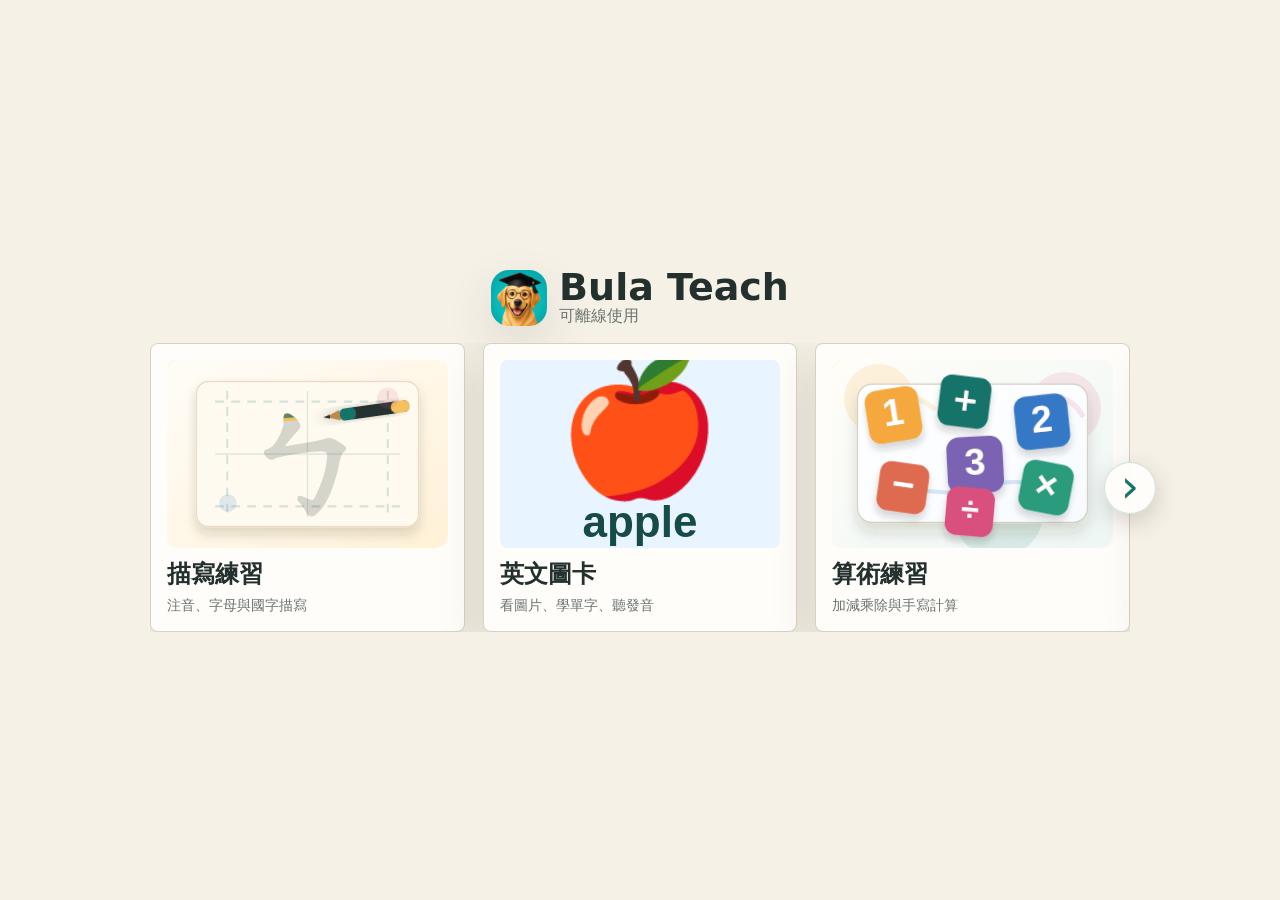
<file: index.html>
<!doctype html>
<html lang="zh-Hant">
  <head>
    <meta charset="UTF-8" />
    <meta name="viewport" content="width=device-width, initial-scale=1, viewport-fit=cover" />
    <meta name="theme-color" content="#f7f3ea" />
    <meta name="apple-mobile-web-app-capable" content="yes" />
    <meta name="apple-mobile-web-app-title" content="Bula Teach" />
    <title>Bula Teach</title>
    <link rel="manifest" href="./manifest.webmanifest" />
    <link rel="apple-touch-icon" href="./apple-touch-icon.png" />
    <link rel="stylesheet" href="./styles.css" />
  </head>
  <body>
    <main class="home-screen" id="homeScreen">
      <section class="home-hero">
        <div class="brand home-brand">
          <img class="home-icon" src="./app-icon.png" alt="" />
          <div>
            <h1>Bula Teach</h1>
            <p id="offlineStatus">準備中</p>
          </div>
        </div>
        <div class="launcher-carousel">
          <button class="carousel-button carousel-button-prev" type="button" aria-label="顯示上一個功能" disabled>‹</button>
          <div class="launcher-grid" aria-label="功能選單" tabindex="0">
          <a class="launcher-card" href="./copybook/">
            <span class="launcher-visual image-visual"><img src="./assets/menu-copybook.svg" alt="" /></span>
            <span class="launcher-copy">
              <strong>描寫練習</strong>
              <small>注音、字母與國字描寫</small>
            </span>
          </a>
          <a class="launcher-card flashcard-launcher" href="./flashcards/">
            <span class="launcher-visual flashcard-visual" aria-hidden="true"><span>🍎</span><b>apple</b></span>
            <span class="launcher-copy"><strong>英文圖卡</strong><small>看圖片、學單字、聽發音</small></span>
          </a>
          <a class="launcher-card" href="./math/">
            <span class="launcher-visual image-visual"><img src="./assets/menu-math.svg" alt="" /></span>
            <span class="launcher-copy">
              <strong>算術練習</strong>
              <small>加減乘除與手寫計算</small>
            </span>
          </a>
          <a class="launcher-card game-launcher" href="./games/">
            <span class="launcher-visual image-visual"><img src="./assets/menu-games.svg" alt="" /></span>
            <span class="launcher-copy"><strong>數字探險島</strong><small>益智闖關、圖形規律與數學冒險</small></span>
          </a>
          <a class="launcher-card thinking-launcher" href="./thinking/">
            <span class="launcher-visual thinking-visual" aria-hidden="true">💡</span>
            <span class="launcher-copy"><strong>思考小教室</strong><small>隨機文字題、閱讀理解與邏輯推理</small></span>
          </a>
          </div>
          <button class="carousel-button carousel-button-next" type="button" aria-label="顯示下一個功能">›</button>
        </div>
      </section>
    </main>

    <script src="./home.js"></script>
  </body>
</html>
</file>
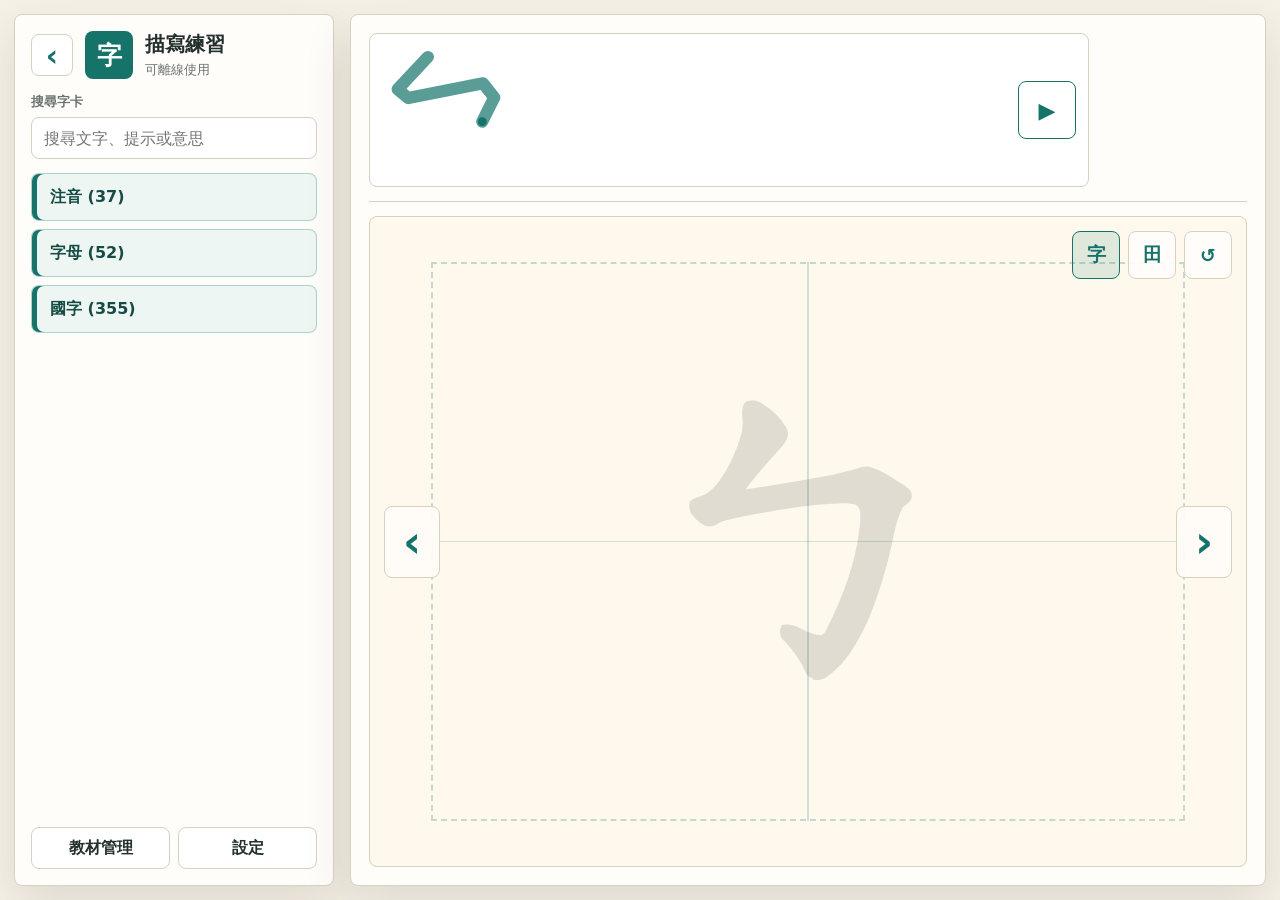
<file: copybook/index.html>
<!doctype html>
<html lang="zh-Hant">
  <head>
    <meta charset="UTF-8" />
    <meta name="viewport" content="width=device-width, initial-scale=1, viewport-fit=cover" />
    <meta name="theme-color" content="#f7f3ea" />
    <meta name="apple-mobile-web-app-capable" content="yes" />
    <meta name="apple-mobile-web-app-title" content="Bula Teach" />
    <title>描寫練習 - Bula Teach</title>
    <link rel="manifest" href="../manifest.webmanifest" />
    <link rel="apple-touch-icon" href="../apple-touch-icon.png" />
    <link rel="stylesheet" href="./copybook.css?v=59" />
  </head>
  <body>
    <main class="app-shell" id="traceApp">
      <aside class="sidebar" aria-label="字卡分類">
        <div class="brand sidebar-brand">
          <a class="back-button" href="../" aria-label="返回主選單">‹</a>
          <span class="brand-mark">字</span>
          <div>
            <h1>描寫練習</h1>
            <p id="offlineStatus">選擇字卡開始描紅</p>
          </div>
        </div>

        <div class="search-box">
          <label for="searchInput">搜尋字卡</label>
          <input id="searchInput" type="search" placeholder="搜尋文字、提示或意思" />
        </div>

        <nav class="category-list" id="categoryList" aria-label="字卡列表"></nav>

        <div class="sidebar-actions">
          <button class="secondary-button" id="manageButton" type="button">教材管理</button>
          <button class="secondary-button" id="settingsButton" type="button">設定</button>
        </div>
      </aside>

      <section class="workspace" aria-label="描寫練習">
        <header class="card-info">
          <div class="info-card">
            <div class="info-main">
              <h2 id="itemTitle">ㄅ</h2>
            </div>
            <div class="info-detail">
              <strong id="hintText">ㄅ</strong>
              <span id="meaningText">教育部注音發音</span>
            </div>
            <button class="play-button" id="speakButton" type="button" aria-label="播放發音">▶</button>
          </div>
        </header>

        <div class="trace-stage" id="traceStage">
          <div class="guide-lines" aria-hidden="true"></div>
          <div class="trace-text" id="traceText" aria-hidden="true">ㄅ</div>
          <canvas id="traceCanvas" aria-label="描寫區"></canvas>
          <button class="float-nav left" id="prevButton" type="button" aria-label="上一張">‹</button>
          <button class="float-nav right" id="nextButton" type="button" aria-label="下一張">›</button>
          <div class="float-tools" aria-label="描寫工具">
            <button class="float-tool" id="templateButton" type="button" aria-label="顯示或隱藏底稿" title="顯示或隱藏底稿">字</button>
            <button class="float-tool" id="gridButton" type="button" aria-label="切換格線密度" title="切換格線密度">田</button>
            <button class="float-tool" id="clearButton" type="button" aria-label="清除筆跡" title="清除筆跡">↺</button>
          </div>
        </div>
      </section>
    </main>

    <dialog class="modal" id="manageDialog">
      <div class="modal-head">
        <h2 id="formTitle">新增字卡</h2>
        <button class="icon-close" id="closeManageButton" type="button" aria-label="關閉">×</button>
      </div>
      <form class="lesson-form" id="lessonForm" autocomplete="off">
        <label class="field-row" for="customText">
          <span>描紅文字</span>
          <input id="customText" name="customText" type="text" maxlength="18" placeholder="字、注音或英文" required />
        </label>
        <div class="field-grid">
          <label for="customCategory">
            <span>分類</span>
            <select id="customCategory" name="customCategory">
              <option value="hanzi">國字</option>
            </select>
          </label>
          <label for="customHint">
            <span id="customHintLabel">注音</span>
            <input id="customHint" name="customHint" type="text" maxlength="40" placeholder="例如 ㄨㄛˇ" />
          </label>
        </div>
        <div class="field-grid">
          <label class="hanzi-extra-field" for="customPinyin">
            <span>羅馬拼音</span>
            <input id="customPinyin" name="customPinyin" type="text" maxlength="40" placeholder="例如 wǒ" />
          </label>
          <label for="customMeaning">
            <span id="customMeaningLabel">意思</span>
            <input id="customMeaning" name="customMeaning" type="text" maxlength="40" placeholder="意思" />
          </label>
          <label for="customSpeak">
            <span>發音文字</span>
            <input id="customSpeak" name="customSpeak" type="text" maxlength="40" placeholder="留空使用描紅文字" />
          </label>
        </div>
        <div class="form-actions">
          <button class="primary-button" id="saveLessonButton" type="submit">新增</button>
          <button class="secondary-button is-hidden" id="cancelEditButton" type="button">取消編輯</button>
        </div>
      </form>
      <section class="backup-panel" aria-label="教材備份">
        <div>
          <strong>教材備份</strong>
          <p id="backupStatus">本機教材尚未匯出</p>
        </div>
        <div class="backup-actions">
          <button class="secondary-button" id="exportButton" type="button">匯出</button>
          <button class="secondary-button" id="importButton" type="button">匯入</button>
          <button class="secondary-button" id="resetDefaultsButton" type="button">載入預設</button>
          <input class="is-hidden" id="importFileInput" type="file" accept="application/json,.json" />
        </div>
      </section>
      <p class="modal-note">注音與字母為固定教材；這裡只管理國字。英文單字請到首頁的「英文圖卡」。</p>
      <div class="custom-list" id="customList" aria-label="可編輯字卡"></div>
    </dialog>

    <dialog class="modal small" id="settingsDialog">
      <div class="modal-head">
        <h2>設定</h2>
        <button class="icon-close" id="closeSettingsButton" type="button" aria-label="關閉">×</button>
      </div>
      <label class="switch-row">
        <span>
          <strong>切換字卡自動播放</strong>
          <small>點選字卡或按左右箭頭時自動念一次</small>
        </span>
        <input id="autoPlayToggle" type="checkbox" />
      </label>
    </dialog>

    <script src="../assets/vendor/hanzi-writer-3.7.2.min.js"></script>
    <script src="./lessons/bopomofo.js?v=59"></script>
    <script src="./lessons/letters.js?v=59"></script>
    <script src="./lessons/hanzi.js?v=59"></script>
    <script src="./lessons/words.js?v=60"></script>
    <script src="./copybook.js?v=60" type="module"></script>
  </body>
</html>
</file>
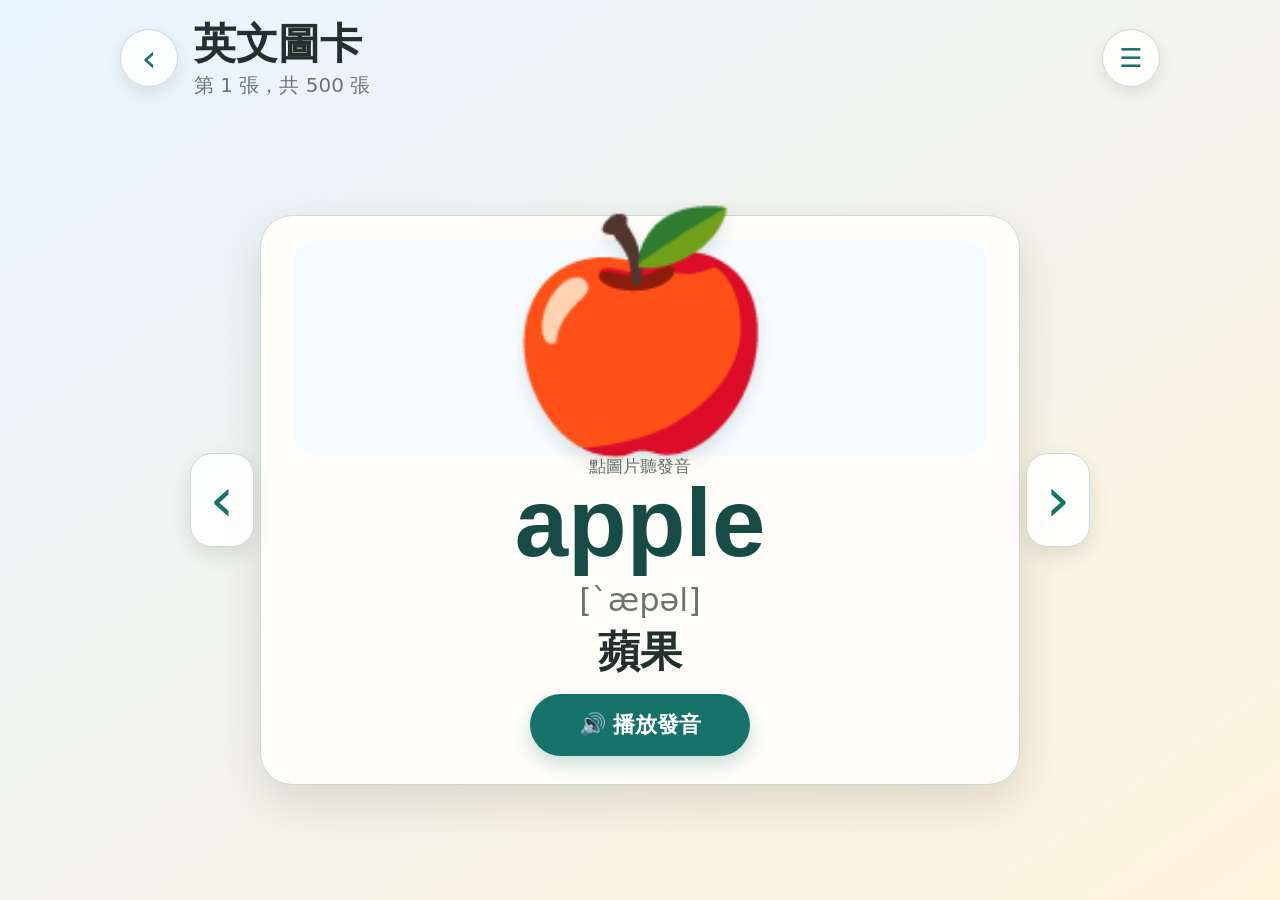
<file: flashcards/index.html>
<!doctype html>
<html lang="zh-Hant"><head><meta charset="UTF-8"><meta name="viewport" content="width=device-width,initial-scale=1,viewport-fit=cover"><meta name="theme-color" content="#e8f4ff"><meta name="apple-mobile-web-app-capable" content="yes"><title>英文圖卡 - Bula Teach</title><link rel="manifest" href="../manifest.webmanifest"><link rel="apple-touch-icon" href="../apple-touch-icon.png"><link rel="stylesheet" href="./flashcards.css?v=2"></head>
<body><main class="app"><header><a class="round" href="../" aria-label="返回主選單">‹</a><div><h1>英文圖卡</h1><p id="count">看圖片，聽聽看</p></div><button class="round menu" id="menu" aria-label="選擇單字">☰</button></header><section class="stage" aria-live="polite"><button class="nav prev" id="prev" aria-label="上一張">‹</button><article class="card"><button class="picture-button" id="pictureButton" aria-label="播放發音"><span class="picture" id="picture">🍎</span><small>點圖片聽發音</small></button><div class="copy"><h2 id="word">apple</h2><p class="phonetic" id="phonetic">[ˋæpəl]</p><p class="meaning" id="meaning">蘋果</p></div><button class="speak" id="speak"><span aria-hidden="true">🔊</span> 播放發音</button></article><button class="nav next" id="next" aria-label="下一張">›</button></section></main>
<dialog id="dialog"><div class="dialog-head"><div><h2>選擇單字</h2><p>點一張圖卡開始學習</p></div><button class="round" id="close" aria-label="關閉">×</button></div><label>搜尋<input id="search" type="search" placeholder="英文或中文"></label><div class="grid" id="grid"></div></dialog><script src="../copybook/lessons/words.js?v=60"></script><script src="./flashcards.js?v=2"></script></body></html>
</file>
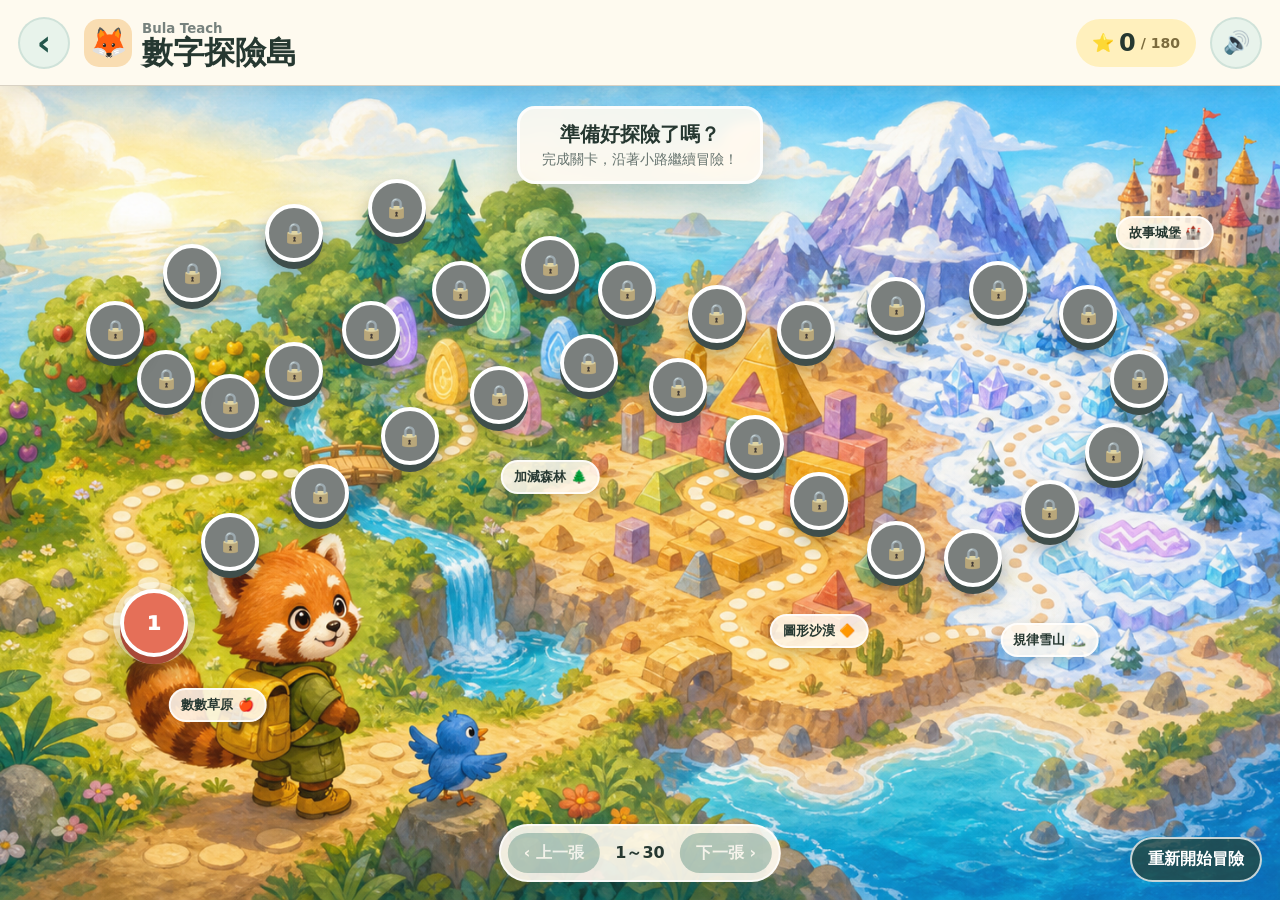
<file: games/index.html>
<!doctype html><html lang="zh-Hant"><head><meta charset="UTF-8"><meta name="viewport" content="width=device-width,initial-scale=1,viewport-fit=cover"><meta name="theme-color" content="#39796a"><meta name="apple-mobile-web-app-capable" content="yes"><title>數字探險島 - Bula Teach</title><link rel="manifest" href="../manifest.webmanifest"><link rel="apple-touch-icon" href="../apple-touch-icon.png"><link rel="stylesheet" href="./games.css"></head>
<body><main class="game-shell"><header class="topbar"><a class="round-button" href="../" aria-label="返回主選單">‹</a><div class="title-lockup"><span class="mascot">🦊</span><div><small>Bula Teach</small><h1>數字探險島</h1></div></div><div class="score-pill" aria-label="獲得的星星"><span>⭐</span><strong id="totalStars">0</strong><span>/ <span id="maxStars">180</span></span></div><button class="round-button sound-button" id="soundButton" type="button" aria-label="關閉音效">🔊</button></header>
<section class="map-screen" id="mapScreen" aria-label="探險地圖"><div class="map-welcome"><strong>準備好探險了嗎？</strong><span>完成關卡，沿著小路繼續冒險！</span></div><div class="level-path" id="levelPath"></div><nav class="map-pagination" aria-label="地圖頁面"><button id="prevMapPage" type="button">‹ 上一張</button><strong id="mapPageLabel">1～30</strong><button id="nextMapPage" type="button">下一張 ›</button></nav><button class="reset-button" id="resetButton" type="button">重新開始冒險</button></section>
<section class="play-screen is-hidden" id="playScreen" aria-live="polite"><div class="play-card"><div class="play-head"><button class="map-button" id="mapButton" type="button">‹ 回地圖</button><div class="level-heading"><span id="worldBadge"></span><strong id="levelTitle"></strong></div><div class="progress-dots" id="progressDots" aria-label="題目進度"></div></div><div class="question-area"><div class="scene-art" id="sceneArt" aria-hidden="true"></div><p class="question-label" id="questionLabel"></p><div class="question-visual" id="questionVisual"></div><div class="answer-grid" id="answerGrid"></div><p class="helper-text" id="helperText">選出正確答案</p></div><div class="play-actions"><button class="soft-button" id="hintButton" type="button">💡 提示</button><span>連續答對 <strong id="streakCount">0</strong> 題</span></div></div></section></main>
<dialog class="result-dialog" id="resultDialog"><div class="result-burst" aria-hidden="true">🎉</div><p class="eyebrow">關卡完成</p><h2 id="resultTitle"></h2><div class="result-stars" id="resultStars" aria-label="本關星等"></div><p id="resultMessage"></p><div class="result-actions"><button class="soft-button" id="retryButton" type="button">再玩一次</button><button class="primary-button" id="nextButton" type="button">下一關</button></div></dialog><script src="./games.js"></script></body></html>
</file>
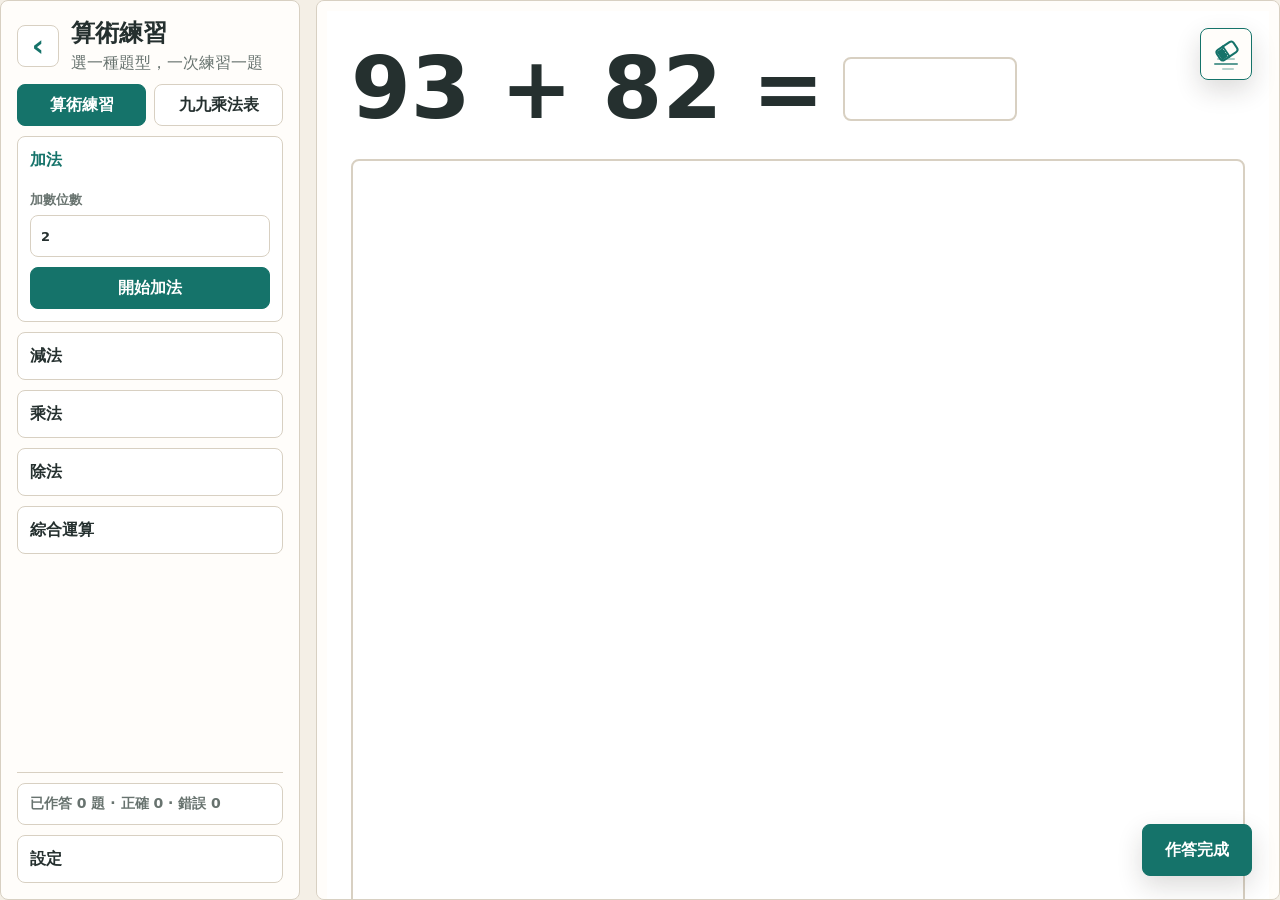
<file: math/index.html>
<!doctype html>
<html lang="zh-Hant">
  <head>
    <meta charset="UTF-8" />
    <meta name="viewport" content="width=device-width, initial-scale=1" />
    <title>算術練習</title>
    <link rel="stylesheet" href="./math.css" />
  </head>
  <body>
    <main class="app">
      <aside class="controls" aria-label="題型設定">
        <div class="brand with-back">
          <a class="back-link" href="../" aria-label="返回主選單">‹</a>
          <div>
            <h1>算術練習</h1>
            <p>選一種題型，一次練習一題</p>
          </div>
        </div>

        <nav class="math-tabs" aria-label="數學分頁">
          <button class="math-tab is-active" type="button" data-view="practice">算術練習</button>
          <button class="math-tab" type="button" data-view="table">九九乘法表</button>
        </nav>

        <div class="practice-controls" id="practiceControls">
          <section class="mode is-open" data-mode="add">
            <button class="mode-head" type="button">加法</button>
            <div class="mode-body">
              <label>加數位數 <input id="addDigits" type="number" min="1" max="4" value="2" /></label>
              <button class="generate-mode" type="button" data-generate="add">開始加法</button>
            </div>
          </section>

          <section class="mode" data-mode="sub">
            <button class="mode-head" type="button">減法</button>
            <div class="mode-body">
              <label>數字位數 <input id="subDigits" type="number" min="1" max="4" value="2" /></label>
              <button class="generate-mode" type="button" data-generate="sub">開始減法</button>
            </div>
          </section>

          <section class="mode" data-mode="mul">
            <button class="mode-head" type="button">乘法</button>
            <div class="mode-body split">
              <label>第一個數 <input id="mulLeftDigits" type="number" min="1" max="3" value="2" /></label>
              <label>第二個數 <input id="mulRightDigits" type="number" min="1" max="3" value="1" /></label>
              <button class="generate-mode" type="button" data-generate="mul">開始乘法</button>
            </div>
          </section>

          <section class="mode" data-mode="div">
            <button class="mode-head" type="button">除法</button>
            <div class="mode-body split">
              <label>商的位數 <input id="divQuotientDigits" type="number" min="1" max="3" value="2" /></label>
              <label>除數位數 <input id="divisorDigits" type="number" min="1" max="2" value="1" /></label>
              <button class="generate-mode" type="button" data-generate="div">開始除法</button>
            </div>
          </section>

          <section class="mode" data-mode="mixed">
            <button class="mode-head" type="button">綜合運算</button>
            <div class="mode-body split">
              <label>數字位數 <input id="mixedDigits" type="number" min="1" max="3" value="1" /></label>
              <label>運算長度 <input id="mixedTerms" type="number" min="3" max="6" value="4" /></label>
              <button class="generate-mode" type="button" data-generate="mixed">開始綜合</button>
            </div>
          </section>
        </div>

        <div class="table-controls is-hidden" id="tableControls">
          <p class="table-note">在右側點左列和上排的數字，中間會顯示乘積。</p>
        </div>

        <div class="sidebar-bottom" id="practiceBottom">
          <div class="stats" id="statsBox"></div>
          <section class="settings-box">
            <button class="mode-head" id="settingsToggle" type="button">設定</button>
            <div class="settings-body" id="settingsBody">
              <button class="secondary-action" id="clearStatsButton" type="button">清除統計</button>
            </div>
          </section>
        </div>
      </aside>

      <section class="preview-shell" aria-label="試卷預覽">
        <div class="paper practice-view" id="paper">
          <div class="math-workspace" id="mathWorkspace">
            <canvas class="paper-canvas" id="paperCanvas" aria-label="手寫計算區"></canvas>
            <div class="eraser-cursor" id="eraserCursor" aria-hidden="true"></div>
          </div>
          <div class="single-problem" id="problemArea"></div>
        </div>
        <div class="times-view is-hidden" id="timesView" aria-label="九九乘法表">
          <section class="times-board" aria-label="乘法表互動區">
            <div class="top-factors" id="topFactors" aria-label="上方乘數"></div>
            <div class="side-factors" id="sideFactors" aria-label="左側乘數"></div>
            <div class="product-display" id="productDisplay" aria-live="polite"></div>
          </section>
        </div>
        <button class="floating erase" id="eraseButton" type="button" aria-label="橡皮擦，長按清除手寫" title="切換橡皮擦，長按清空"><span class="erase-icon" aria-hidden="true"><span class="erase-rubber"></span><span class="erase-lines"></span></span></button>
        <button class="floating finish" id="finishButton" type="button">作答完成</button>
        <div class="result" id="resultBox" aria-live="polite">
          <span id="resultText"></span>
          <button id="nextButton" type="button">下一題</button>
        </div>
      </section>
    </main>

    <script src="./math.js"></script>
  </body>
</html>
</file>
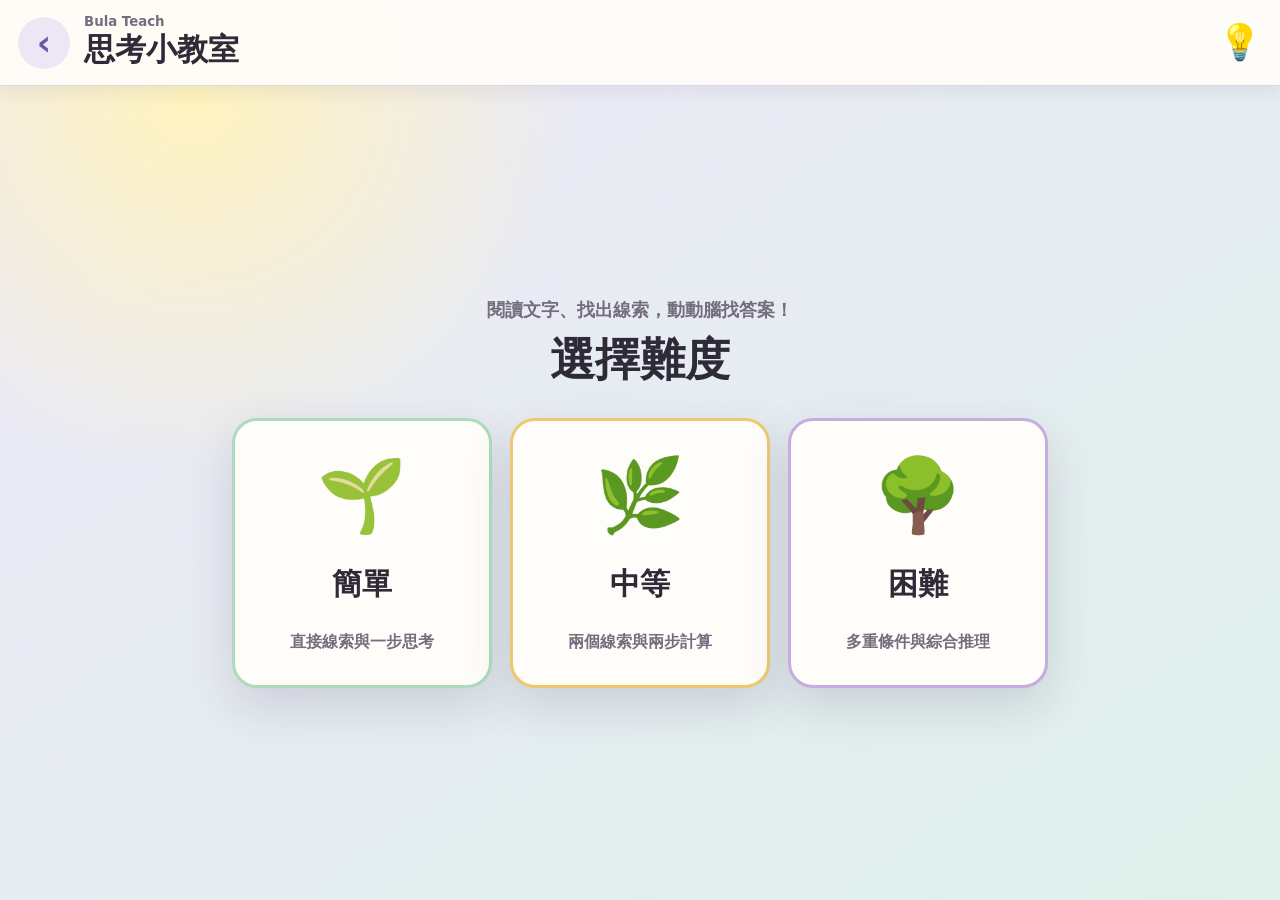
<file: thinking/index.html>
<!doctype html><html lang="zh-Hant"><head><meta charset="UTF-8"><meta name="viewport" content="width=device-width,initial-scale=1,viewport-fit=cover"><meta name="theme-color" content="#7056a3"><meta name="apple-mobile-web-app-capable" content="yes"><title>思考小教室 - Bula Teach</title><link rel="manifest" href="../manifest.webmanifest"><link rel="apple-touch-icon" href="../apple-touch-icon.png"><link rel="stylesheet" href="./thinking.css"></head>
<body><main class="thinking-shell"><header class="topbar"><a class="round-button" href="../" aria-label="返回主選單">‹</a><div><small>Bula Teach</small><h1>思考小教室</h1></div><span class="bulb" aria-hidden="true">💡</span></header>
<section class="difficulty-screen" id="difficultyScreen"><div class="intro"><p>閱讀文字、找出線索，動動腦找答案！</p><h2>選擇難度</h2></div><div class="difficulty-grid"><button class="difficulty-card easy" type="button" data-level="easy"><span>🌱</span><strong>簡單</strong><small>直接線索與一步思考</small></button><button class="difficulty-card medium" type="button" data-level="medium"><span>🌿</span><strong>中等</strong><small>兩個線索與兩步計算</small></button><button class="difficulty-card hard" type="button" data-level="hard"><span>🌳</span><strong>困難</strong><small>多重條件與綜合推理</small></button></div></section>
<section class="question-screen is-hidden" id="questionScreen" aria-live="polite"><article class="question-card"><div class="question-head"><button class="back-button" id="backButton" type="button">‹ 返回難度</button><strong id="difficultyLabel"></strong><button class="speak-button" id="speakButton" type="button" aria-label="朗讀題目">🔊 朗讀</button></div><div class="question-body"><span class="mode-badge" id="modeBadge"></span><p class="passage" id="passage"></p><h2 id="prompt"></h2><div class="answer-grid" id="answerGrid"></div><div class="feedback is-hidden" id="feedback" role="status"><strong id="feedbackTitle"></strong><p id="feedbackText"></p></div></div><div class="question-actions"><button class="next-button is-hidden" id="nextButton" type="button">下一題 ›</button></div></article></section></main><script src="./thinking.js"></script></body></html>
</file>
<file: styles.css>
:root {
  color-scheme: light;
  --bg: #f6f1e7;
  --panel: #fffdfa;
  --ink: #23302e;
  --muted: #6b7471;
  --line: #d8d0c1;
  --accent: #15736a;
  --paper: #fff9ed;
  --shadow: 0 18px 48px rgba(48, 38, 24, 0.12);
}

* { box-sizing: border-box; }
html, body { height: 100%; }
body {
  margin: 0;
  overflow: hidden;
  background: var(--bg);
  color: var(--ink);
  font-family: ui-rounded, system-ui, -apple-system, BlinkMacSystemFont, "Segoe UI", sans-serif;
}

body, body * {
  -webkit-touch-callout: none;
  -webkit-user-select: none;
  user-select: none;
}
body input, body textarea, body select, body [contenteditable="true"] {
  -webkit-touch-callout: default;
  -webkit-user-select: text;
  user-select: text;
}
button, input, select { color: inherit; font: inherit; }
button { cursor: pointer; touch-action: manipulation; }
a { color: inherit; }
h1, p { margin: 0; }
.brand { display: flex; align-items: center; gap: 12px; }

.home-screen {
  min-height: 100dvh;
  padding: max(18px, env(safe-area-inset-top)) max(18px, env(safe-area-inset-right)) max(18px, env(safe-area-inset-bottom)) max(18px, env(safe-area-inset-left));
}
.home-hero {
  display: grid;
  align-content: center;
  gap: 28px;
  min-height: calc(100dvh - 36px);
  max-width: 980px;
  margin: 0 auto;
}
.home-brand {
  justify-content: center;
  text-align: left;
}
.home-icon {
  width: 76px;
  height: 76px;
  border-radius: 18px;
  box-shadow: var(--shadow);
}
.home-brand h1 {
  font-size: clamp(34px, 6vw, 58px);
  line-height: 1;
}
.home-brand p {
  color: var(--muted);
  font-size: 16px;
}
.launcher-carousel {
  position: relative;
}
.launcher-grid {
  display: grid;
  grid-auto-flow: column;
  grid-auto-columns: calc((100% - 36px) / 3);
  gap: 18px;
  overflow-x: auto;
  scroll-behavior: smooth;
  scroll-snap-type: x mandatory;
  scrollbar-width: none;
  overscroll-behavior-x: contain;
}
.launcher-grid::-webkit-scrollbar { display: none; }
.carousel-button {
  position: absolute;
  z-index: 2;
  top: 50%;
  width: 52px;
  height: 52px;
  padding: 0 0 5px;
  border: 1px solid rgba(21, 115, 106, 0.2);
  border-radius: 50%;
  background: rgba(255, 253, 250, 0.94);
  color: var(--accent);
  font-size: 46px;
  line-height: 1;
  box-shadow: 0 8px 24px rgba(48, 38, 24, 0.2);
  transform: translateY(-50%);
}
.carousel-button-prev { left: -26px; }
.carousel-button-next { right: -26px; }
.carousel-button:disabled { opacity: 0; pointer-events: none; }
.carousel-button:focus-visible { outline: 4px solid rgba(21, 115, 106, 0.25); outline-offset: 3px; }
.launcher-card.game-launcher .launcher-visual { background: #dff0dc; }
.launcher-card.thinking-launcher .launcher-visual { background: #fff0bd; }
.launcher-card.flashcard-launcher .launcher-visual { background: #e8f4ff; }
.flashcard-visual { gap: 4px; color: #174b45; }
.flashcard-visual span { font-size: clamp(80px, 11vw, 132px); line-height: 1; }
.flashcard-visual b { font-family: Arial, Helvetica, sans-serif; font-size: clamp(28px, 4vw, 44px); }
.thinking-visual { font-size: clamp(84px, 12vw, 150px); }
.launcher-card {
  display: grid;
  grid-template-rows: minmax(190px, 1fr) auto;
  gap: 18px;
  min-height: 330px;
  padding: 22px;
  border: 1px solid var(--line);
  border-radius: 8px;
  background: var(--panel);
  color: var(--ink);
  text-align: left;
  text-decoration: none;
  box-shadow: var(--shadow);
  scroll-snap-align: start;
}
.launcher-visual {
  position: relative;
  display: grid;
  place-items: center;
  overflow: hidden;
  border-radius: 8px;
  background: var(--paper);
}
.image-visual img {
  display: block;
  width: 100%;
  height: 100%;
  object-fit: cover;
}
.launcher-copy {
  display: grid;
  gap: 7px;
}
.launcher-copy strong {
  font-size: 28px;
}
.launcher-copy small {
  color: var(--muted);
  font-size: 16px;
}

.is-hidden { display: none !important; }

@media (min-width: 600px) and (max-width: 860px) {
  .home-hero { max-width: calc(100vw - 72px); }
}

@media (min-width: 600px) and (max-height: 900px) {
  .home-hero { gap: 16px; }
  .home-icon { width: 56px; height: 56px; }
  .home-brand h1 { font-size: 38px; }
  .launcher-card {
    grid-template-rows: minmax(110px, 1fr) auto;
    gap: 10px;
    min-height: 250px;
    padding: 16px;
  }
  .launcher-copy strong { font-size: 24px; }
  .launcher-copy small { font-size: 14px; }
}

@media (max-width: 599px) {
  .launcher-grid { grid-auto-columns: 100%; }
  .launcher-card { min-height: 270px; }
}
</file>
<file: copybook/copybook.css>
:root {
  color-scheme: light;
  --bg: #f6f1e7;
  --panel: #fffdfa;
  --ink: #23302e;
  --muted: #6b7471;
  --line: #d8d0c1;
  --accent: #15736a;
  --paper: #fff9ed;
  --shadow: 0 18px 48px rgba(48, 38, 24, 0.12);
}

* { box-sizing: border-box; }
html, body { height: 100%; }
body {
  margin: 0;
  overflow: hidden;
  background: var(--bg);
  color: var(--ink);
  font-family: ui-rounded, system-ui, -apple-system, BlinkMacSystemFont, "Segoe UI", sans-serif;
}

body, body * {
  -webkit-touch-callout: none;
  -webkit-user-select: none;
  user-select: none;
}
body input, body textarea, body select, body [contenteditable="true"] {
  -webkit-touch-callout: default;
  -webkit-user-select: text;
  user-select: text;
}
button, input, select { color: inherit; font: inherit; }
button { cursor: pointer; touch-action: manipulation; }

.home-screen {
  min-height: 100dvh;
  padding: max(18px, env(safe-area-inset-top)) max(18px, env(safe-area-inset-right)) max(18px, env(safe-area-inset-bottom)) max(18px, env(safe-area-inset-left));
}
.home-hero {
  display: grid;
  align-content: center;
  gap: 28px;
  min-height: calc(100dvh - 36px);
  max-width: 980px;
  margin: 0 auto;
}
.home-brand {
  justify-content: center;
  text-align: left;
}
.home-icon {
  width: 76px;
  height: 76px;
  border-radius: 18px;
  box-shadow: var(--shadow);
}
.home-brand h1 {
  font-size: clamp(34px, 6vw, 58px);
  line-height: 1;
}
.home-brand p {
  font-size: 16px;
}
.launcher-grid {
  display: grid;
  grid-template-columns: repeat(2, minmax(0, 1fr));
  gap: 18px;
}
.launcher-card {
  display: grid;
  grid-template-rows: minmax(190px, 1fr) auto;
  gap: 18px;
  min-height: 330px;
  padding: 22px;
  border: 1px solid var(--line);
  border-radius: 8px;
  background: var(--panel);
  color: var(--ink);
  text-align: left;
  text-decoration: none;
  box-shadow: var(--shadow);
}
.launcher-visual {
  position: relative;
  display: grid;
  place-items: center;
  overflow: hidden;
  border-radius: 8px;
  background: var(--paper);
}
.bpmf-mark {
  color: rgba(35, 48, 46, 0.22);
  font-family: "PingFang TC", "DFKai-SB", "BiauKai", serif;
  font-size: clamp(120px, 16vw, 190px);
  font-weight: 900;
  line-height: 1;
}
.trace-stroke {
  position: absolute;
  width: 46%;
  height: 16px;
  border-radius: 999px;
  background: var(--accent);
  transform: rotate(-42deg) translate(-4px, 12px);
  transform-origin: center;
}
.pen-mark {
  position: absolute;
  width: 22px;
  height: 94px;
  border-radius: 12px;
  background: #263331;
  transform: rotate(42deg) translate(48px, -12px);
}
.pen-mark::after {
  content: "";
  position: absolute;
  left: 3px;
  bottom: -14px;
  border-left: 8px solid transparent;
  border-right: 8px solid transparent;
  border-top: 18px solid #b8874b;
}
.math-visual {
  grid-template-columns: repeat(3, 1fr);
  gap: 10px;
  padding: 22px;
  background: #eef7f5;
}
.math-visual span {
  display: grid;
  place-items: center;
  aspect-ratio: 1;
  border: 1px solid rgba(21, 115, 106, 0.22);
  border-radius: 8px;
  background: #fff;
  color: var(--accent);
  font-size: clamp(34px, 6vw, 64px);
  font-weight: 900;
}
.launcher-copy {
  display: grid;
  gap: 7px;
}
.launcher-copy strong {
  font-size: 28px;
}
.launcher-copy small {
  color: var(--muted);
  font-size: 16px;
}
.sidebar-brand {
  display: grid;
  grid-template-columns: 42px 48px 1fr;
}
.back-button {
  display: grid;
  place-items: center;
  width: 42px;
  height: 42px;
  border: 1px solid var(--line);
  border-radius: 8px;
  background: #fff;
  color: var(--accent);
  font-size: 30px;
  font-weight: 900;
  text-decoration: none;
}

.app-shell {
  display: grid;
  grid-template-columns: 320px 1fr;
  gap: 16px;
  height: 100dvh;
  padding: max(14px, env(safe-area-inset-top)) max(14px, env(safe-area-inset-right)) max(14px, env(safe-area-inset-bottom)) max(14px, env(safe-area-inset-left));
}

.sidebar, .workspace {
  min-height: 0;
  border: 1px solid var(--line);
  border-radius: 8px;
  background: var(--panel);
  box-shadow: var(--shadow);
}

.sidebar {
  display: grid;
  grid-template-rows: auto auto minmax(0, 1fr) auto;
  gap: 14px;
  padding: 16px;
}

.brand { display: flex; align-items: center; gap: 12px; }
.brand-mark {
  display: grid;
  place-items: center;
  width: 48px;
  height: 48px;
  border-radius: 8px;
  background: var(--accent);
  color: #fff;
  font-family: "PingFang TC", "Noto Sans TC", serif;
  font-size: 25px;
  font-weight: 800;
}
h1, h2, p { margin: 0; }
h1 { font-size: 20px; }
.brand p, .info-detail span, .modal-note, .switch-row small { color: var(--muted); }
.brand p { margin-top: 3px; font-size: 13px; }

.search-box {
  display: grid;
  gap: 6px;
}
.search-box label {
  color: var(--muted);
  font-size: 13px;
  font-weight: 800;
}
.search-box input {
  width: 100%;
  min-height: 42px;
  padding: 0 12px;
  border: 1px solid var(--line);
  border-radius: 8px;
  background: #fff;
}

.category-list {
  display: flex;
  flex-direction: column;
  gap: 8px;
  min-height: 0;
  overflow: hidden;
}
.category-section {
  display: grid;
  flex: 0 0 auto;
  gap: 6px;
  min-height: 0;
}
.category-section.is-open {
  flex: 1 1 auto;
  grid-template-rows: auto minmax(0, 1fr);
}
.category-header {
  width: 100%;
  min-height: 48px;
  padding: 0 14px 0 18px;
  border: 1px solid rgba(21, 115, 106, 0.28);
  border-radius: 8px;
  background: #edf6f2;
  box-shadow: inset 5px 0 0 var(--accent);
  color: #174b45;
  text-align: left;
  font-weight: 900;
}
.category-header.is-open {
  border-color: #d6aa36;
  background: var(--accent);
  box-shadow: inset 5px 0 0 #f0c66a;
  color: #fff;
}
.category-items {
  display: grid;
  align-content: start;
  gap: 6px;
  min-height: 0;
  padding-left: 10px;
  overflow: auto;
  overscroll-behavior: contain;
}
.card-row {
  display: grid;
  grid-template-columns: 58px 1fr;
  align-items: center;
  gap: 10px;
  min-height: 60px;
  padding: 9px 10px;
  border: 1px solid var(--line);
  border-radius: 8px;
  background: #fff;
  text-align: left;
}
.card-row.word { grid-template-columns: minmax(50%, 1fr) minmax(0, 1fr); }
.card-row.is-active { border-color: var(--accent); outline: 2px solid rgba(21, 115, 106, 0.14); }
.card-symbol {
  overflow: hidden;
  font-family: "PingFang TC", "DFKai-SB", "BiauKai", serif;
  font-size: 28px;
  line-height: 1.18;
  text-overflow: ellipsis;
  white-space: nowrap;
}
.card-symbol.letter, .card-symbol.word { font-family: Arial, Helvetica, sans-serif; font-size: 25px; font-weight: 800; line-height: 1.25; }
.card-copy { overflow: hidden; color: var(--muted); font-size: 14px; text-align: right; text-overflow: ellipsis; white-space: nowrap; }

.sidebar-actions { display: grid; grid-template-columns: 1fr 1fr; gap: 8px; }
.secondary-button, .primary-button, .play-button, .float-tool, .float-nav, .icon-close {
  border: 1px solid var(--line);
  border-radius: 8px;
  background: #fff;
}
.secondary-button { min-height: 42px; padding: 0 12px; font-weight: 800; }
.secondary-button.mini { min-height: 34px; padding: 0 10px; font-size: 13px; }
.secondary-button.danger { border-color: #c7928a; color: #9f3328; }
.primary-button { min-height: 42px; padding: 0 16px; border-color: var(--accent); background: var(--accent); color: #fff; font-weight: 800; }

.workspace {
  display: grid;
  grid-template-rows: minmax(148px, auto) minmax(0, 1fr);
  gap: 14px;
  padding: 18px;
}
.card-info {
  display: grid;
  align-items: center;
  min-height: 148px;
  padding-bottom: 14px;
  border-bottom: 1px solid var(--line);
}
.info-card {
  display: grid;
  grid-template-columns: minmax(150px, auto) minmax(180px, 1fr) 58px;
  align-items: center;
  gap: 12px;
  width: min(720px, 100%);
  padding: 12px;
  border: 1px solid var(--line);
  border-radius: 8px;
  background: #fff;
}
.info-main { min-width: 0; }
.info-main h2 {
  overflow: hidden;
  font-family: "PingFang TC", "Noto Sans TC", Arial, sans-serif;
  font-size: clamp(76px, 9vw, 112px);
  line-height: 1.05;
  text-overflow: ellipsis;
  white-space: nowrap;
}
.info-main h2.has-stroke-order {
  display: grid;
  place-items: center;
  width: clamp(86px, 10vw, 128px);
  height: clamp(86px, 10vw, 128px);
}
.info-main h2.has-bopomofo-stroke {
  display: grid;
  place-items: center;
  width: clamp(86px, 10vw, 128px);
  height: clamp(86px, 10vw, 128px);
}
.bopomofo-stroke-svg {
  display: block;
  width: 100%;
  height: 100%;
  overflow: visible;
}
.bopomofo-stroke-trail {
  fill: none;
  stroke: var(--accent);
  stroke-linecap: round;
  stroke-linejoin: round;
  opacity: 0;
}
.bopomofo-stroke-track-path {
  fill: none;
  stroke: transparent;
  pointer-events: none;
}
.bopomofo-stroke-pen {
  fill: var(--accent);
  opacity: 0;
  filter: drop-shadow(0 0 8px rgba(21, 115, 106, 0.28));
  transition: opacity 120ms ease;
}
.bopomofo-stroke-pen.is-active { opacity: 1; }
.hanzi-writer-target {
  display: block;
  width: 100%;
  height: 100%;
}
.hanzi-writer-target svg {
  display: block;
}
.info-detail { min-width: 0; }
.info-grid {
  display: grid;
  gap: 8px;
  min-width: 0;
}
.hanzi-info { grid-template-columns: repeat(2, minmax(0, 1fr)); }
.compact-info { grid-template-columns: minmax(120px, auto) minmax(0, 1fr); }
.single-info { grid-template-columns: minmax(120px, 220px); }
.empty-info { display: none; }
.info-field {
  display: grid;
  gap: 2px;
  min-width: 0;
  padding: 7px 9px;
  border: 1px solid rgba(216, 208, 193, 0.82);
  border-radius: 8px;
  background: #fffdfa;
}
.info-field.wide { grid-column: 1 / -1; }
.info-label {
  overflow: hidden;
  color: var(--muted);
  font-size: 12px;
  font-weight: 800;
  line-height: 1.1;
  text-overflow: ellipsis;
  white-space: nowrap;
}
.info-value {
  overflow: hidden;
  font-size: 20px;
  line-height: 1.24;
  text-overflow: ellipsis;
  white-space: nowrap;
}
.info-field.wide .info-value { font-size: 17px; }
.play-button { display: grid; place-items: center; width: 58px; height: 58px; border-color: var(--accent); color: var(--accent); font-size: 22px; font-weight: 900; }

.trace-stage {
  position: relative;
  display: grid;
  place-items: center;
  min-height: 0;
  overflow: hidden;
  border: 1px solid var(--line);
  border-radius: 8px;
  background: var(--paper);
}
.guide-lines {
  position: absolute;
  inset: 7%;
  border: 2px dashed rgba(21, 115, 106, 0.24);
}
.trace-stage[data-grid="2"] .guide-lines {
  background:
    linear-gradient(90deg, transparent calc(50% - 1px), rgba(21, 115, 106, 0.2) calc(50% - 1px), rgba(21, 115, 106, 0.2) calc(50% + 1px), transparent calc(50% + 1px)),
    linear-gradient(0deg, transparent calc(50% - 1px), rgba(21, 115, 106, 0.2) calc(50% - 1px), rgba(21, 115, 106, 0.2) calc(50% + 1px), transparent calc(50% + 1px));
}
.trace-stage[data-grid="4"] .guide-lines {
  background-image:
    linear-gradient(rgba(21, 115, 106, 0.16) 1px, transparent 1px),
    linear-gradient(90deg, rgba(21, 115, 106, 0.16) 1px, transparent 1px);
  background-size: 25% 25%;
}
.trace-stage[data-grid="16"] .guide-lines {
  background-image:
    linear-gradient(rgba(21, 115, 106, 0.12) 1px, transparent 1px),
    linear-gradient(90deg, rgba(21, 115, 106, 0.12) 1px, transparent 1px);
  background-size: 6.25% 6.25%;
}
.trace-text {
  position: absolute;
  max-width: 92%;
  color: rgba(35, 48, 46, 0.14);
  font-family: "PingFang TC", "DFKai-SB", "BiauKai", serif;
  font-size: clamp(120px, 38dvh, 380px);
  font-weight: 800;
  line-height: 1;
  text-align: center;
  white-space: nowrap;
  user-select: none;
  pointer-events: none;
}
.trace-text.letter, .trace-text.word { font-family: Arial, Helvetica, sans-serif; font-size: clamp(90px, 25dvh, 230px); line-height: 1.18; }
.trace-stage.template-hidden .trace-text { opacity: 0; }
#traceCanvas { position: absolute; inset: 0; width: 100%; height: 100%; touch-action: none; }
.float-nav {
  position: absolute;
  top: 50%;
  z-index: 3;
  display: grid;
  place-items: center;
  width: 56px;
  height: 72px;
  background: rgba(255, 253, 250, 0.9);
  color: var(--accent);
  font-size: 44px;
  font-weight: 600;
  transform: translateY(-50%);
}
.float-nav.left { left: 14px; }
.float-nav.right { right: 14px; }
.float-tools { position: absolute; top: 14px; right: 14px; z-index: 4; display: flex; gap: 8px; }
.float-tool { display: grid; place-items: center; width: 48px; height: 48px; background: rgba(255, 253, 250, 0.92); color: var(--accent); font-size: 19px; font-weight: 900; }
.float-tool.is-active { border-color: var(--accent); background: rgba(21, 115, 106, 0.13); }

.modal {
  width: min(720px, calc(100vw - 32px));
  max-height: calc(100dvh - 40px);
  overflow: auto;
  border: 1px solid var(--line);
  border-radius: 8px;
  background: var(--panel);
  color: var(--ink);
  box-shadow: var(--shadow);
}
.modal.small { width: min(460px, calc(100vw - 32px)); }
.modal::backdrop { background: rgba(22, 24, 22, 0.28); }
.modal-head { display: flex; align-items: center; justify-content: space-between; gap: 12px; margin-bottom: 14px; }
.modal-head h2 { font-size: 20px; }
.icon-close { width: 40px; height: 40px; font-size: 24px; }
.lesson-form { display: grid; gap: 10px; }
.field-row, .field-grid label { display: grid; gap: 5px; }
.field-grid { display: grid; grid-template-columns: 1fr 1fr; gap: 10px; }
.lesson-form span { color: var(--muted); font-size: 13px; font-weight: 800; }
.lesson-form input, .lesson-form select { min-height: 42px; padding: 0 10px; border: 1px solid var(--line); border-radius: 8px; background: #fff; }
.form-actions { display: flex; gap: 8px; }
.backup-panel {
  display: grid;
  grid-template-columns: 1fr auto;
  align-items: center;
  gap: 12px;
  margin-top: 14px;
  padding: 12px;
  border: 1px solid var(--line);
  border-radius: 8px;
  background: #fff;
}
.backup-panel p { margin-top: 3px; color: var(--muted); font-size: 13px; }
.backup-actions { display: flex; flex-wrap: wrap; gap: 8px; }
.modal-note { margin: 14px 0 8px; font-size: 13px; }
.custom-list { display: grid; gap: 8px; margin-top: 8px; }
.manage-row { display: grid; grid-template-columns: 1fr auto; align-items: center; gap: 10px; padding: 9px; border: 1px solid var(--line); border-radius: 8px; background: #fff; }
.manage-actions { display: flex; gap: 6px; }
.manage-info { display: grid; gap: 2px; min-width: 0; }
.manage-title { overflow: hidden; font-weight: 900; text-overflow: ellipsis; white-space: nowrap; }
.manage-meta { overflow: hidden; color: var(--muted); font-size: 13px; text-overflow: ellipsis; white-space: nowrap; }
.switch-row { display: flex; align-items: center; justify-content: space-between; gap: 12px; padding: 12px; border: 1px solid var(--line); border-radius: 8px; background: #fff; }
.switch-row span { display: grid; gap: 3px; }
.switch-row input { width: 24px; height: 24px; accent-color: var(--accent); }
.is-hidden { display: none !important; }

@media (max-width: 860px) {
  body { overflow: auto; }
  .launcher-grid { grid-template-columns: 1fr; }
  .launcher-card { min-height: 270px; }
  .app-shell { grid-template-columns: 1fr; grid-template-rows: auto minmax(560px, 1fr); height: auto; min-height: 100dvh; }
  .sidebar { max-height: 360px; }
  .info-card { grid-template-columns: minmax(0, 1fr) 58px; }
  .info-detail { grid-column: 1 / -1; grid-row: 2; }
  .compact-info, .hanzi-info, .single-info { grid-template-columns: 1fr; }
  .info-field.wide { grid-column: auto; }
}

@media (max-width: 560px) {
  .field-grid, .form-actions, .backup-panel { grid-template-columns: 1fr; flex-direction: column; }
  .backup-actions { display: grid; grid-template-columns: 1fr; }
  .float-nav { width: 44px; height: 60px; font-size: 34px; }
  .float-nav.left { left: 8px; }
  .float-nav.right { right: 8px; }
}
</file>
<file: flashcards/flashcards.css>
:root{color-scheme:light;--ink:#23302e;--muted:#6b7471;--accent:#15736a;--line:#cbd9d7;--panel:#fffdfa;--shadow:0 18px 48px rgba(48,38,24,.14)}*{box-sizing:border-box}html,body{height:100%}body{margin:0;background:linear-gradient(145deg,#e8f4ff,#fff4dc);color:var(--ink);font-family:ui-rounded,system-ui,-apple-system,BlinkMacSystemFont,"Segoe UI",sans-serif}button,input{color:inherit;font:inherit}button,a{touch-action:manipulation}.app{min-height:100dvh;padding:max(16px,env(safe-area-inset-top)) max(18px,env(safe-area-inset-right)) max(18px,env(safe-area-inset-bottom)) max(18px,env(safe-area-inset-left));display:grid;grid-template-rows:auto 1fr;gap:18px}header{width:min(960px,100%);margin:auto;display:grid;grid-template-columns:54px 1fr 54px;align-items:center;gap:14px}h1,h2,p{margin:0}header h1{font-size:clamp(27px,4vw,38px)}header p,.dialog-head p{color:var(--muted)}.round{display:grid;place-items:center;width:54px;height:54px;border:1px solid var(--line);border-radius:50%;background:rgba(255,255,255,.9);color:var(--accent);text-decoration:none;font-size:34px;box-shadow:0 6px 16px rgba(48,38,24,.1)}.menu{font-size:24px}.stage{position:relative;display:grid;place-items:center;min-height:0}.card{width:min(620px,calc(100vw - 120px));height:min(700px,calc(100dvh - 125px));min-height:500px;padding:22px 28px 26px;display:grid;grid-template-rows:minmax(230px,1fr) auto auto;gap:13px;text-align:center;background:var(--panel);border:1px solid var(--line);border-radius:32px;box-shadow:var(--shadow)}.picture-button{border:0;border-radius:24px;background:#f5fbff;display:grid;place-items:center;align-content:center;gap:12px}.picture{font-size:clamp(130px,25dvh,230px);line-height:1;filter:drop-shadow(0 10px 8px rgba(40,60,50,.12))}.picture-button small{color:var(--muted)}.copy{display:grid;gap:4px}.copy h2{font:800 clamp(46px,8vw,76px)/1.1 Arial,Helvetica,sans-serif;color:#174b45}.phonetic{color:var(--muted);font-size:clamp(18px,3vw,25px)}.meaning{font-size:clamp(24px,4vw,34px);font-weight:750}.speak{justify-self:center;min-width:190px;padding:14px 24px;border:0;border-radius:999px;background:var(--accent);color:white;font-weight:800;font-size:19px;box-shadow:0 8px 18px rgba(21,115,106,.24)}.nav{position:absolute;z-index:2;top:50%;width:60px;height:86px;border:1px solid var(--line);border-radius:22px;background:rgba(255,255,255,.9);color:var(--accent);font-size:58px;line-height:1;transform:translateY(-50%);box-shadow:0 8px 20px rgba(48,38,24,.12)}.prev{left:max(0px,calc(50% - 390px))}.next{right:max(0px,calc(50% - 390px))}dialog{width:min(860px,calc(100% - 30px));max-height:85dvh;padding:22px;border:0;border-radius:24px;color:var(--ink);box-shadow:var(--shadow)}dialog::backdrop{background:rgba(26,42,39,.42);backdrop-filter:blur(3px)}.dialog-head{display:flex;justify-content:space-between;align-items:center;margin-bottom:14px}.dialog-head .round{box-shadow:none}label{display:grid;gap:5px;color:var(--muted);font-size:14px}input{width:100%;padding:12px 14px;border:1px solid var(--line);border-radius:12px;background:white;font-size:17px}.grid{margin-top:16px;display:grid;grid-template-columns:repeat(auto-fill,minmax(130px,1fr));gap:10px;overflow:auto;max-height:58dvh}.mini{min-height:130px;padding:10px;border:1px solid var(--line);border-radius:16px;background:#f8fcff;display:grid;place-items:center;align-content:center;gap:6px}.mini span{font-size:48px;line-height:1}.mini strong{font:700 18px Arial,Helvetica,sans-serif}.mini small{color:var(--muted);overflow:hidden;text-overflow:ellipsis;white-space:nowrap;max-width:100%}@media(max-width:599px){.app{padding-left:10px;padding-right:10px}.card{width:calc(100vw - 72px);min-height:440px;padding:14px}.nav{width:46px;height:72px;border-radius:16px}.prev{left:0}.next{right:0}.picture{font-size:clamp(110px,23dvh,180px)}}@media(max-height:700px){.card{min-height:390px;padding:12px 22px;grid-template-rows:minmax(150px,1fr) auto auto}.picture{font-size:clamp(100px,22dvh,160px)}.copy h2{font-size:42px}}

/* Keep the learning card close to the iPad familiar 4:3 canvas. */
@media (min-width:600px){
  header{width:min(1040px,100%);grid-template-columns:58px 1fr 58px;gap:16px}
  header h1{font-size:clamp(32px,4vw,42px)}
  header p{font-size:clamp(16px,2vw,20px)}
  .round{width:58px;height:58px;font-size:38px}
  .menu{font-size:26px}
  .card{width:min(760px,calc(100vw - 150px));height:auto;min-height:0;aspect-ratio:4/3;padding:24px 32px 28px;grid-template-rows:minmax(200px,1fr) auto auto;gap:14px}
  .picture{font-size:clamp(150px,25dvh,240px)}
  .picture-button small{font-size:17px}
  .copy{gap:5px}
  .copy h2{font-size:clamp(64px,9vw,96px)}
  .phonetic{font-size:clamp(24px,3.2vw,32px)}
  .meaning{font-size:clamp(30px,4.2vw,42px)}
  .speak{min-width:220px;padding:16px 28px;font-size:22px}
  .nav{width:64px;height:94px;font-size:62px}
  .prev{left:max(0px,calc(50% - 450px))}
  .next{right:max(0px,calc(50% - 450px))}
  dialog{width:min(900px,calc(100% - 30px));padding:24px}
  .dialog-head h2{font-size:28px}
  .dialog-head p{font-size:17px}
  label{font-size:16px}
  input{padding:14px 16px;font-size:19px}
  .grid{grid-template-columns:repeat(auto-fill,minmax(150px,1fr));gap:12px}
  .mini{min-height:150px;padding:12px;gap:7px}
  .mini span{font-size:58px}
  .mini strong{font-size:23px;font-weight:800}
  .mini small{font-size:16px}
}

@media (min-width:600px) and (max-height:700px){
  .card{width:auto;max-width:calc(100vw - 150px);height:min(525px,calc(100dvh - 125px));min-height:0;padding:12px 24px;grid-template-rows:minmax(130px,1fr) auto auto;gap:8px}
  .picture{font-size:clamp(100px,21dvh,155px)}
  .picture-button small{font-size:14px}
  .copy h2{font-size:clamp(52px,8vw,72px)}
  .phonetic{font-size:clamp(20px,2.7vw,26px)}
  .meaning{font-size:clamp(26px,3.5vw,34px)}
  .speak{padding:11px 24px;font-size:19px}
}
</file>
<file: games/games.css>
:root{color-scheme:light;--ink:#263831;--cream:#fffaf0;--green:#39796a;--dark:#24564c;--coral:#e56f58;--gold:#f2bd4d;--line:#d9d2c4;--shadow:0 16px 36px #22362e33}*{box-sizing:border-box}html,body{min-height:100%}body{margin:0;background:#dcefdc;color:var(--ink);font-family:ui-rounded,system-ui,-apple-system,"Segoe UI",sans-serif}button{color:inherit;font:inherit;cursor:pointer;touch-action:manipulation}h1,h2,p{margin:0}.game-shell{min-height:100dvh;display:grid;grid-template-rows:auto 1fr}.topbar{z-index:10;display:flex;align-items:center;gap:14px;min-height:86px;padding:max(12px,env(safe-area-inset-top)) max(18px,env(safe-area-inset-right)) 12px max(18px,env(safe-area-inset-left));background:#fffaf0f5;border-bottom:1px solid var(--line);box-shadow:0 4px 18px #22362e1f}.round-button{display:grid;place-items:center;flex:0 0 auto;width:52px;height:52px;border:0;border-radius:50%;background:#e8f3eb;color:var(--dark);font-size:35px;font-weight:900;text-decoration:none;box-shadow:inset 0 0 0 2px #39796a24}.sound-button{font-size:22px}.title-lockup{display:flex;align-items:center;gap:10px}.mascot{display:grid;place-items:center;width:48px;height:48px;border-radius:15px;background:#f9ddb2;font-size:30px}.title-lockup small{color:#77827e;font-weight:800}.title-lockup h1{font-size:clamp(22px,3vw,31px);line-height:1}.score-pill{display:flex;align-items:center;gap:5px;margin-left:auto;padding:10px 16px;border-radius:999px;background:#fff0bd;font-size:18px}.score-pill strong{font-size:24px}.score-pill span:last-child{color:#7b6b3e;font-size:14px;font-weight:800}.map-screen{position:relative;min-height:calc(100dvh - 86px);overflow:hidden;background-image:linear-gradient(#ffffff0a,#ffffff0a),url("./assets/adventure-island.png");background-size:cover;background-position:center}.map-welcome{position:absolute;z-index:2;top:20px;left:50%;translate:-50% 0;display:grid;gap:3px;width:max-content;max-width:calc(100% - 36px);padding:12px 22px;border:3px solid #ffffffcc;border-radius:18px;background:#fffaf0e6;text-align:center;box-shadow:var(--shadow);backdrop-filter:blur(5px)}.map-welcome strong{font-size:20px}.map-welcome span{color:#65736e;font-size:14px}.level-path{position:absolute;inset:0}.level-node{position:absolute;display:grid;place-items:center;width:58px;height:58px;translate:-50% -50%;border:4px solid #fff;border-radius:50%;background:var(--green);color:#fff;font-size:20px;font-weight:950;box-shadow:0 7px 0 var(--dark),0 11px 20px #1b2e2659;transition:transform .15s}.level-node:not(:disabled):active{transform:translateY(5px)}.level-node.is-current{width:68px;height:68px;background:var(--coral);box-shadow:0 7px 0 #a84938,0 0 0 7px #ffffff73,0 13px 24px #1b2e2666;animation:bob 1.7s ease-in-out infinite}.level-node.is-complete{background:var(--gold);color:#4b3a14;box-shadow:0 7px 0 #b27d24,0 11px 20px #1b2e264d}.level-node:disabled{background:#72817c;filter:saturate(.3);cursor:not-allowed}.node-stars{position:absolute;top:54px;white-space:nowrap;color:#ffd751;font-size:15px;letter-spacing:-2px;text-shadow:0 2px 2px #5f4a24}.world-label{position:absolute;translate:-50% -50%;padding:6px 11px;border:2px solid #ffffffcc;border-radius:999px;background:#fffaf0db;font-size:13px;font-weight:900;box-shadow:0 4px 12px #22362e33}.map-pagination{position:absolute;z-index:4;left:50%;bottom:max(18px,env(safe-area-inset-bottom));translate:-50% 0;display:flex;align-items:center;gap:8px;padding:7px;border:2px solid #ffffffbf;border-radius:999px;background:#fffaf0e8;box-shadow:var(--shadow)}.map-pagination button{min-height:40px;border:0;border-radius:999px;background:var(--green);color:#fff;padding:0 16px;font-weight:900}.map-pagination button:disabled{opacity:.35;cursor:not-allowed}.map-pagination strong{min-width:64px;text-align:center}.level-path.is-page-two::after{content:"";position:absolute;z-index:0;left:-2%;top:18%;width:43%;border-top:8px dotted #fff8dc;transform:rotate(-8deg);filter:drop-shadow(0 3px 1px #24564c66)}.level-path.is-page-two::before{content:"從第 " attr(data-from-level) " 關的路線延伸";position:absolute;z-index:1;left:4%;top:11%;padding:7px 11px;border:2px dashed #fff;border-radius:12px;background:#39796acc;color:#fff;font-size:13px;font-weight:900}.reset-button{position:absolute;right:18px;bottom:max(18px,env(safe-area-inset-bottom));border:2px solid #ffffffbf;border-radius:999px;background:#25463ec7;color:#fff;padding:10px 16px;font-weight:800}.is-hidden{display:none!important}.play-screen{display:grid;place-items:center;min-height:calc(100dvh - 86px);padding:24px;background:radial-gradient(circle at 20% 10%,#fff5c9,transparent 28%),linear-gradient(145deg,#d7f0e2,#cbe2f1)}.play-card{display:grid;grid-template-rows:auto 1fr auto;width:min(950px,100%);min-height:min(700px,calc(100dvh - 134px));overflow:hidden;border:4px solid #ffffffcc;border-radius:28px;background:var(--cream);box-shadow:var(--shadow)}.play-head{display:grid;grid-template-columns:1fr auto 1fr;align-items:center;gap:12px;padding:16px 20px;border-bottom:1px solid var(--line)}.map-button,.soft-button,.primary-button{min-height:48px;border:0;border-radius:14px;padding:0 18px;font-weight:900}.map-button{justify-self:start;background:#e8f3eb;color:var(--dark)}.level-heading{display:grid;text-align:center}.level-heading span{color:var(--coral);font-size:14px;font-weight:900}.level-heading strong{font-size:22px}.progress-dots{justify-self:end;display:flex;gap:6px}.progress-dot{width:13px;height:13px;border-radius:50%;background:#ddd7cb}.progress-dot.is-done{background:var(--green)}.progress-dot.is-current{box-shadow:0 0 0 3px #39796a33}.question-area{display:grid;place-items:center;align-content:center;gap:14px;padding:20px;text-align:center}.scene-art{font-size:clamp(55px,9vw,90px);min-height:70px}.question-label{font-size:clamp(20px,3vw,29px);font-weight:900}.question-visual{min-height:76px;display:flex;align-items:center;justify-content:center;gap:10px;flex-wrap:wrap;color:var(--dark);font-size:clamp(42px,7vw,68px);font-weight:950;letter-spacing:6px}.object-cloud{max-width:620px;font-size:clamp(31px,5vw,52px);line-height:1.35;letter-spacing:7px}.sequence-card{padding:13px 20px;border-radius:18px;background:#edf5ec}.answer-grid{display:grid;grid-template-columns:repeat(2,minmax(130px,250px));gap:13px;width:min(530px,100%)}.answer-button{min-height:72px;border:3px solid #d7ded8;border-radius:20px;background:#fff;font-size:clamp(22px,4vw,32px);font-weight:950;box-shadow:0 6px 0 #cbd4ce}.answer-button:active{translate:0 4px}.answer-button.is-correct{border-color:#60aa79;background:#dff5df;animation:pop .35s}.answer-button.is-wrong{border-color:#e28170;background:#ffe3dd;animation:shake .32s}.helper-text{min-height:24px;color:#718079;font-weight:800}.play-actions{display:flex;align-items:center;justify-content:space-between;padding:14px 20px;border-top:1px solid var(--line);background:#fffdf8}.soft-button{background:#e9f0ec}.play-actions span{color:#6d7772;font-weight:800}.play-actions strong{color:var(--coral)}.result-dialog{width:min(470px,calc(100% - 30px));border:4px solid #fff;border-radius:28px;background:var(--cream);color:var(--ink);padding:28px;text-align:center;box-shadow:0 28px 80px #152d2566}.result-dialog::backdrop{background:#19332b99;backdrop-filter:blur(4px)}.result-burst{font-size:65px}.eyebrow{color:var(--coral);font-weight:950;letter-spacing:2px}.result-dialog h2{margin:5px 0 10px;font-size:34px}.result-stars{min-height:58px;color:#f3bd32;font-size:44px;letter-spacing:5px;text-shadow:0 3px #af7921}.result-actions{display:grid;grid-template-columns:1fr 1fr;gap:10px;margin-top:24px}.primary-button{background:var(--green);color:#fff}@keyframes bob{50%{transform:translateY(-6px)}}@keyframes pop{50%{transform:scale(1.08)}}@keyframes shake{25%{transform:translateX(-7px)}75%{transform:translateX(7px)}}
@media(max-width:700px){.topbar{gap:8px}.title-lockup small,.score-pill span:last-child,.mascot{display:none}.title-lockup h1{font-size:20px}.score-pill{padding:8px 10px}.map-welcome span{display:none}.level-node{width:48px;height:48px;font-size:17px}.level-node.is-current{width:56px;height:56px}.node-stars{top:45px;font-size:12px}.world-label{display:none}.play-screen{padding:10px}.play-card{min-height:calc(100dvh - 106px);border-radius:20px}.play-head{grid-template-columns:auto 1fr}.progress-dots{grid-column:1/-1;justify-self:center}.question-area{padding:12px}.scene-art{min-height:55px}.answer-button{min-height:62px}.play-actions{padding:10px 14px}}@media(orientation:portrait){.map-screen{background-position:48% center}.level-path{transform:scaleX(.92)}.map-welcome{top:12px}}@media(prefers-reduced-motion:reduce){*{animation:none!important;transition:none!important}}
</file>
<file: math/math.css>
:root {
  --bg: #f4efe6;
  --panel: #fffdfa;
  --ink: #25302f;
  --muted: #68736f;
  --line: #d8d0c2;
  --accent: #15736a;
  --ok: #197a4f;
  --bad: #b23b2f;
}

* { box-sizing: border-box; }
html, body { min-height: 100%; }
body {
  margin: 0;
  background: var(--bg);
  color: var(--ink);
  font-family: system-ui, -apple-system, BlinkMacSystemFont, "Segoe UI", sans-serif;
}

body, body * {
  -webkit-touch-callout: none;
  -webkit-user-select: none;
  user-select: none;
}
body input, body textarea, body select, body [contenteditable="true"] {
  -webkit-touch-callout: default;
  -webkit-user-select: text;
  user-select: text;
}
button, input { font: inherit; }
button { cursor: pointer; touch-action: manipulation; }
.is-hidden { display: none !important; }

.app {
  display: grid;
  grid-template-columns: 300px 1fr;
  gap: 16px;
  height: 100dvh;
  padding: 0;
}

.controls, .preview-shell {
  border: 1px solid var(--line);
  border-radius: 8px;
  background: var(--panel);
}

.controls {
  display: flex;
  flex-direction: column;
  gap: 10px;
  overflow: auto;
  padding: 16px;
}

h1, p { margin: 0; }
h1 { font-size: 24px; }
.brand p { margin-top: 4px; color: var(--muted); }
.brand.with-back {
  display: grid;
  grid-template-columns: 42px 1fr;
  align-items: center;
  gap: 12px;
}
.back-link {
  display: grid;
  place-items: center;
  width: 42px;
  height: 42px;
  border: 1px solid var(--line);
  border-radius: 8px;
  background: #fff;
  color: var(--accent);
  font-size: 30px;
  font-weight: 900;
  line-height: 1;
  text-decoration: none;
}

.math-tabs {
  display: grid;
  grid-template-columns: 1fr 1fr;
  gap: 8px;
}
.math-tab {
  min-height: 42px;
  border: 1px solid var(--line);
  border-radius: 8px;
  background: #fff;
  color: var(--ink);
  font-weight: 900;
}
.math-tab.is-active {
  border-color: var(--accent);
  background: var(--accent);
  color: #fff;
}
.practice-controls,
.table-controls {
  display: grid;
  gap: 10px;
}
.table-note {
  color: var(--muted);
  font-size: 14px;
  font-weight: 800;
  line-height: 1.4;
}
.mode-body label {
  display: grid;
  gap: 6px;
  color: var(--muted);
  font-size: 13px;
  font-weight: 800;
}

input[type="number"], .answer-input {
  width: 100%;
  min-height: 42px;
  padding: 0 10px;
  border: 1px solid var(--line);
  border-radius: 8px;
  background: #fff;
  color: var(--ink);
}

.mode, .settings-box {
  display: grid;
  gap: 8px;
  border: 1px solid var(--line);
  border-radius: 8px;
  background: #fff;
}
.mode-head {
  min-height: 46px;
  border: 0;
  border-radius: 8px;
  background: transparent;
  color: var(--ink);
  font-weight: 900;
  text-align: left;
  padding: 0 12px;
}
.mode.is-open .mode-head { color: var(--accent); }
.settings-box .mode-head { color: var(--ink); }
.mode-body {
  display: none;
  gap: 10px;
  padding: 0 12px 12px;
}
.mode.is-open .mode-body { display: grid; }
.settings-body {
  display: none;
  gap: 10px;
  padding: 0 12px 12px;
}
.settings-body.is-open { display: grid; }
.sidebar-bottom {
  display: grid;
  gap: 10px;
  margin-top: auto;
  padding-top: 10px;
  border-top: 1px solid var(--line);
}
.stats {
  padding: 10px 12px;
  border: 1px solid var(--line);
  border-radius: 8px;
  background: #fff;
  color: var(--muted);
  font-size: 14px;
  font-weight: 800;
  line-height: 1.4;
}
.secondary-action {
  min-height: 40px;
  border: 1px solid var(--line);
  border-radius: 8px;
  background: #fff;
  color: var(--ink);
  font-weight: 900;
}
.mode-body.split { grid-template-columns: 1fr 1fr; }
.mode-body.split .generate-mode { grid-column: 1 / -1; }

.generate-mode, .floating {
  border: 1px solid var(--accent);
  border-radius: 8px;
  background: var(--accent);
  color: #fff;
  font-weight: 900;
}
.generate-mode { min-height: 42px; }

.preview-shell {
  position: relative;
  overflow: auto;
  padding: 10px;
}

.paper {
  position: relative;
  display: grid;
  grid-template-rows: auto minmax(420px, 1fr);
  gap: 10px;
  width: 100%;
  min-height: 100%;
  margin: 0;
  padding: clamp(12px, 2vw, 24px);
  background: #fff;
}
.times-view {
  display: grid;
  min-height: 100%;
}
.times-board {
  display: grid;
  grid-template-columns: 92px minmax(0, 1fr);
  grid-template-rows: 92px minmax(480px, 1fr);
  gap: 12px;
  min-height: 100%;
}
.top-factors {
  grid-column: 2;
  display: grid;
  grid-template-columns: repeat(9, minmax(56px, 1fr));
  gap: 8px;
}
.side-factors {
  grid-column: 1;
  grid-row: 2;
  display: grid;
  grid-template-rows: repeat(9, minmax(56px, 1fr));
  gap: 8px;
}
.axis-factor {
  min-width: 0;
  min-height: 0;
  border: 1px solid var(--line);
  border-radius: 8px;
  background: #fff;
  color: var(--ink);
  font-size: clamp(24px, 2.4vw, 34px);
  font-weight: 900;
}
.axis-factor.is-active {
  border-color: var(--accent);
  background: var(--accent);
  color: #fff;
}
.product-display {
  grid-column: 2;
  grid-row: 2;
  display: grid;
  place-items: center;
  align-content: center;
  gap: 8px;
  min-width: 0;
  min-height: 0;
  border: 1px solid var(--line);
  border-radius: 8px;
  background: #fff;
  color: var(--ink);
}
.product-expression {
  color: var(--muted);
  font-size: clamp(28px, 4vw, 52px);
  font-weight: 900;
}
.product-display strong {
  color: var(--accent);
  font-size: clamp(120px, 22vw, 280px);
  line-height: 0.9;
}
.math-workspace {
  position: relative;
  order: 2;
  z-index: 1;
  width: 100%;
  height: 100%;
  min-height: 420px;
  overflow: hidden;
  border: 2px solid var(--line);
  border-radius: 8px;
  background: #fff;
}
.paper-canvas {
  display: block;
  width: 100%;
  height: 100%;
  min-height: 420px;
  background: transparent;
  touch-action: none;
}
.eraser-cursor {
  position: absolute;
  z-index: 10;
  display: none;
  border: 2px solid rgba(21, 115, 106, 0.9);
  border-radius: 999px;
  background: rgba(21, 115, 106, 0.08);
  box-shadow: none;
  pointer-events: none;
  transform: translate(-50%, -50%);
}
.eraser-cursor.is-visible { display: block; }

.single-problem {
  position: relative;
  order: 1;
  z-index: 2;
  display: grid;
  grid-template-columns: auto auto 36px;
  justify-content: start;
  align-items: center;
  gap: 5mm;
  min-width: 0;
  padding: 0 0 6px;
  pointer-events: none;
}
.expression {
  overflow-wrap: anywhere;
  font-size: clamp(42px, 7vw, 86px);
  font-weight: 800;
  line-height: 1.25;
}
.answer-wrap {
  position: relative;
  z-index: 3;
  display: flex;
  align-items: center;
  gap: 8px;
  font-size: 24px;
  font-weight: 900;
  pointer-events: auto;
}
.answer-input {
  width: 46mm;
  min-height: 17mm;
  padding: 0 10px;
  border: 2px solid var(--line);
  border-radius: 8px;
  background: rgba(255, 255, 255, 0.92);
  color: var(--ink);
  font-size: 30px;
  text-align: center;
}
.answer-input::-webkit-outer-spin-button,
.answer-input::-webkit-inner-spin-button {
  margin: 0;
  appearance: none;
}
.mark {
  font-size: 32px;
  font-weight: 900;
  text-align: center;
}
.mark.ok { color: var(--ok); }
.mark.bad { color: var(--bad); }

.floating {
  position: fixed;
  z-index: 5;
  box-shadow: 0 10px 26px rgba(40, 34, 24, 0.16);
}
.floating.erase {
  top: 28px;
  right: 28px;
  display: grid;
  place-items: center;
  width: 52px;
  height: 52px;
  background: rgba(255, 253, 250, 0.94);
  color: var(--accent);
}
.erase-icon {
  position: relative;
  display: block;
  width: 30px;
  height: 26px;
}
.erase-rubber {
  position: absolute;
  left: 5px;
  top: 3px;
  width: 22px;
  height: 14px;
  border: 2px solid currentColor;
  border-radius: 4px;
  background: linear-gradient(90deg, currentColor 0 38%, transparent 38%);
  transform: rotate(-34deg);
  transform-origin: center;
}
.erase-rubber::after {
  content: "";
  position: absolute;
  left: 7px;
  top: -2px;
  width: 2px;
  height: 14px;
  background: currentColor;
}
.erase-lines {
  position: absolute;
  left: 3px;
  bottom: 2px;
  width: 24px;
  height: 2px;
  border-radius: 999px;
  background: currentColor;
  opacity: 0.7;
}
.erase-lines::before,
.erase-lines::after {
  content: "";
  position: absolute;
  height: 2px;
  border-radius: 999px;
  background: currentColor;
}
.erase-lines::before {
  left: 3px;
  top: -5px;
  width: 18px;
  opacity: 0.5;
}
.erase-lines::after {
  left: 8px;
  top: 5px;
  width: 12px;
  opacity: 0.45;
}

.floating.erase.is-active {
  background: var(--accent);
  color: #fff;
}
.floating.finish {
  right: 28px;
  bottom: 24px;
  min-height: 52px;
  padding: 0 22px;
}

.result {
  position: fixed;
  left: 50%;
  bottom: 24px;
  z-index: 6;
  display: none;
  align-items: center;
  gap: 12px;
  padding: 12px 14px;
  border: 1px solid var(--line);
  border-radius: 8px;
  background: rgba(255, 253, 250, 0.97);
  box-shadow: 0 10px 26px rgba(40, 34, 24, 0.14);
  color: var(--ink);
  font-weight: 900;
  transform: translateX(-50%);
}
.result.is-visible { display: flex; }
.result button {
  min-height: 40px;
  border: 1px solid var(--accent);
  border-radius: 8px;
  background: var(--accent);
  color: #fff;
  font-weight: 900;
}

@media (min-width: 600px) and (max-width: 900px) {
  .app {
    grid-template-columns: 250px minmax(0, 1fr);
    gap: 10px;
  }
  .controls { padding: 10px; }
  .paper { padding: 12px; }
}

@media (max-width: 599px) {
  .app {
    grid-template-columns: 1fr;
    height: auto;
    min-height: 100dvh;
  }
  .controls { max-height: 420px; }
  .preview-shell { min-height: 82dvh; }
  .times-board {
    grid-template-columns: 68px minmax(0, 1fr);
    grid-template-rows: 68px minmax(420px, 1fr);
    gap: 8px;
  }
  .top-factors { gap: 5px; }
  .side-factors { gap: 5px; }
}

@media (max-width: 560px) {
  .mode-body.split { grid-template-columns: 1fr; }
  .paper {
    grid-template-rows: auto minmax(360px, 1fr);
    padding: 10px;
  }
  .paper-canvas { min-height: 360px; }
  .single-problem { grid-template-columns: 1fr; gap: 12px; }
  .mark { text-align: left; }
  .times-board {
    grid-template-columns: 54px minmax(0, 1fr);
    grid-template-rows: 54px minmax(360px, 1fr);
    gap: 6px;
  }
  .top-factors {
    grid-template-columns: repeat(9, minmax(34px, 1fr));
    gap: 4px;
  }
  .side-factors { gap: 4px; }
  .axis-factor { font-size: 20px; }
  .product-display strong { font-size: clamp(96px, 34vw, 180px); }
}
</file>
<file: thinking/thinking.css>
:root{color-scheme:light;--ink:#2f2a38;--muted:#746d7d;--purple:#7056a3;--paper:#fffdfa;--line:#ded7e4;--shadow:0 18px 48px #3d305429}*{box-sizing:border-box}html,body{min-height:100%}body{margin:0;background:radial-gradient(circle at 15% 10%,#fff3bd,transparent 28%),linear-gradient(145deg,#eee8f8,#dff1eb);color:var(--ink);font-family:ui-rounded,system-ui,-apple-system,"Segoe UI",sans-serif}button{color:inherit;font:inherit;cursor:pointer;touch-action:manipulation}h1,h2,p{margin:0}.thinking-shell{min-height:100dvh}.topbar{display:flex;align-items:center;gap:14px;min-height:86px;padding:max(12px,env(safe-area-inset-top)) max(18px,env(safe-area-inset-right)) 12px max(18px,env(safe-area-inset-left));background:#fffdfaec;border-bottom:1px solid var(--line);box-shadow:0 4px 18px #3d305417}.topbar div{display:grid}.topbar small{color:var(--muted);font-weight:800}.topbar h1{font-size:clamp(22px,3vw,31px)}.round-button{display:grid;place-items:center;width:52px;height:52px;border:0;border-radius:50%;background:#ede7f5;color:var(--purple);font-size:35px;font-weight:900;text-decoration:none}.bulb{margin-left:auto;font-size:35px}.difficulty-screen{display:grid;place-items:center;align-content:center;gap:28px;min-height:calc(100dvh - 86px);padding:28px}.intro{text-align:center}.intro p{color:var(--muted);font-size:18px;font-weight:700}.intro h2{margin-top:8px;font-size:clamp(30px,5vw,45px)}.difficulty-grid{display:grid;grid-template-columns:repeat(3,minmax(190px,260px));gap:18px}.difficulty-card{display:grid;place-items:center;gap:10px;min-height:270px;padding:24px;border:3px solid #fff;border-radius:25px;background:var(--paper);box-shadow:var(--shadow)}.difficulty-card span{font-size:72px}.difficulty-card strong{font-size:30px}.difficulty-card small{color:var(--muted);font-size:16px;font-weight:700}.easy{border-color:#aedbbb}.medium{border-color:#ecc971}.hard{border-color:#c5addd}.question-screen{display:grid;place-items:center;min-height:calc(100dvh - 86px);padding:24px}.question-card{display:grid;grid-template-rows:auto 1fr auto;width:min(920px,100%);min-height:min(680px,calc(100dvh - 134px));overflow:hidden;border:4px solid #ffffffcc;border-radius:28px;background:var(--paper);box-shadow:var(--shadow)}.question-head{display:grid;grid-template-columns:1fr auto 1fr;align-items:center;gap:12px;padding:16px 20px;border-bottom:1px solid var(--line)}.question-head>strong{color:var(--purple);font-size:20px}.back-button,.speak-button,.next-button{min-height:48px;border:0;border-radius:14px;padding:0 18px;font-weight:900}.back-button{justify-self:start;background:#ede7f5}.speak-button{justify-self:end;background:#fff0bd}.question-body{display:grid;justify-items:center;align-content:center;gap:18px;padding:28px;text-align:center}.mode-badge{padding:7px 13px;border-radius:999px;background:#ede7f5;color:var(--purple);font-weight:900}.passage{max-width:720px;font-size:clamp(21px,3vw,29px);font-weight:700;line-height:1.8;white-space:pre-line}.question-body h2{font-size:clamp(22px,3.2vw,31px)}.answer-grid{display:grid;grid-template-columns:repeat(2,minmax(150px,270px));gap:13px;width:min(560px,100%)}.answer-button{min-height:68px;padding:10px;border:3px solid #ddd6e2;border-radius:18px;background:#fff;font-size:clamp(19px,2.8vw,26px);font-weight:900;box-shadow:0 5px 0 #d4cddb}.answer-button:disabled{cursor:default}.answer-button.is-correct{border-color:#63a67e;background:#e0f4e7}.answer-button.is-wrong{border-color:#d67b71;background:#ffe5e1}.feedback{max-width:650px;padding:14px 20px;border-radius:16px;background:#f1edf5}.feedback strong{font-size:22px}.feedback p{margin-top:5px;color:var(--muted);font-size:17px;line-height:1.55}.question-actions{display:flex;justify-content:flex-end;min-height:78px;padding:14px 20px;border-top:1px solid var(--line)}.next-button{background:var(--purple);color:#fff;font-size:18px}.is-hidden{display:none!important}
@media(min-width:721px){html,body{height:100%;overflow:hidden}.thinking-shell{height:100dvh}.question-screen{height:calc(100dvh - 86px);min-height:0}.question-card{height:min(680px,100%);min-height:0}.question-body{min-height:0}}
@media(min-width:721px) and (max-height:900px){.question-screen{padding:16px}.question-card{border-width:3px;border-radius:22px}.question-head{padding:10px 16px}.back-button,.speak-button,.next-button{min-height:42px}.question-body{gap:10px;padding:14px 20px}.passage{font-size:clamp(19px,2.5vw,25px);line-height:1.45}.question-body h2{font-size:clamp(20px,2.7vw,27px)}.answer-grid{gap:9px}.answer-button{min-height:54px;font-size:clamp(18px,2.2vw,23px)}.feedback{padding:9px 16px}.feedback strong{font-size:19px}.feedback p{font-size:15px;line-height:1.35}.question-actions{min-height:58px;padding:8px 16px}}@media(max-width:720px){.difficulty-grid{grid-template-columns:1fr;width:min(420px,100%)}.difficulty-card{grid-template-columns:auto 1fr;justify-items:start;min-height:130px;text-align:left}.difficulty-card span{grid-row:1/3;font-size:55px}.question-screen{padding:10px}.question-card{min-height:calc(100dvh - 106px)}.question-head{grid-template-columns:1fr 1fr}.question-head>strong{grid-column:1/-1;grid-row:2;text-align:center}.answer-grid{grid-template-columns:1fr}.question-body{padding:18px}.passage{font-size:20px}}
</file>
